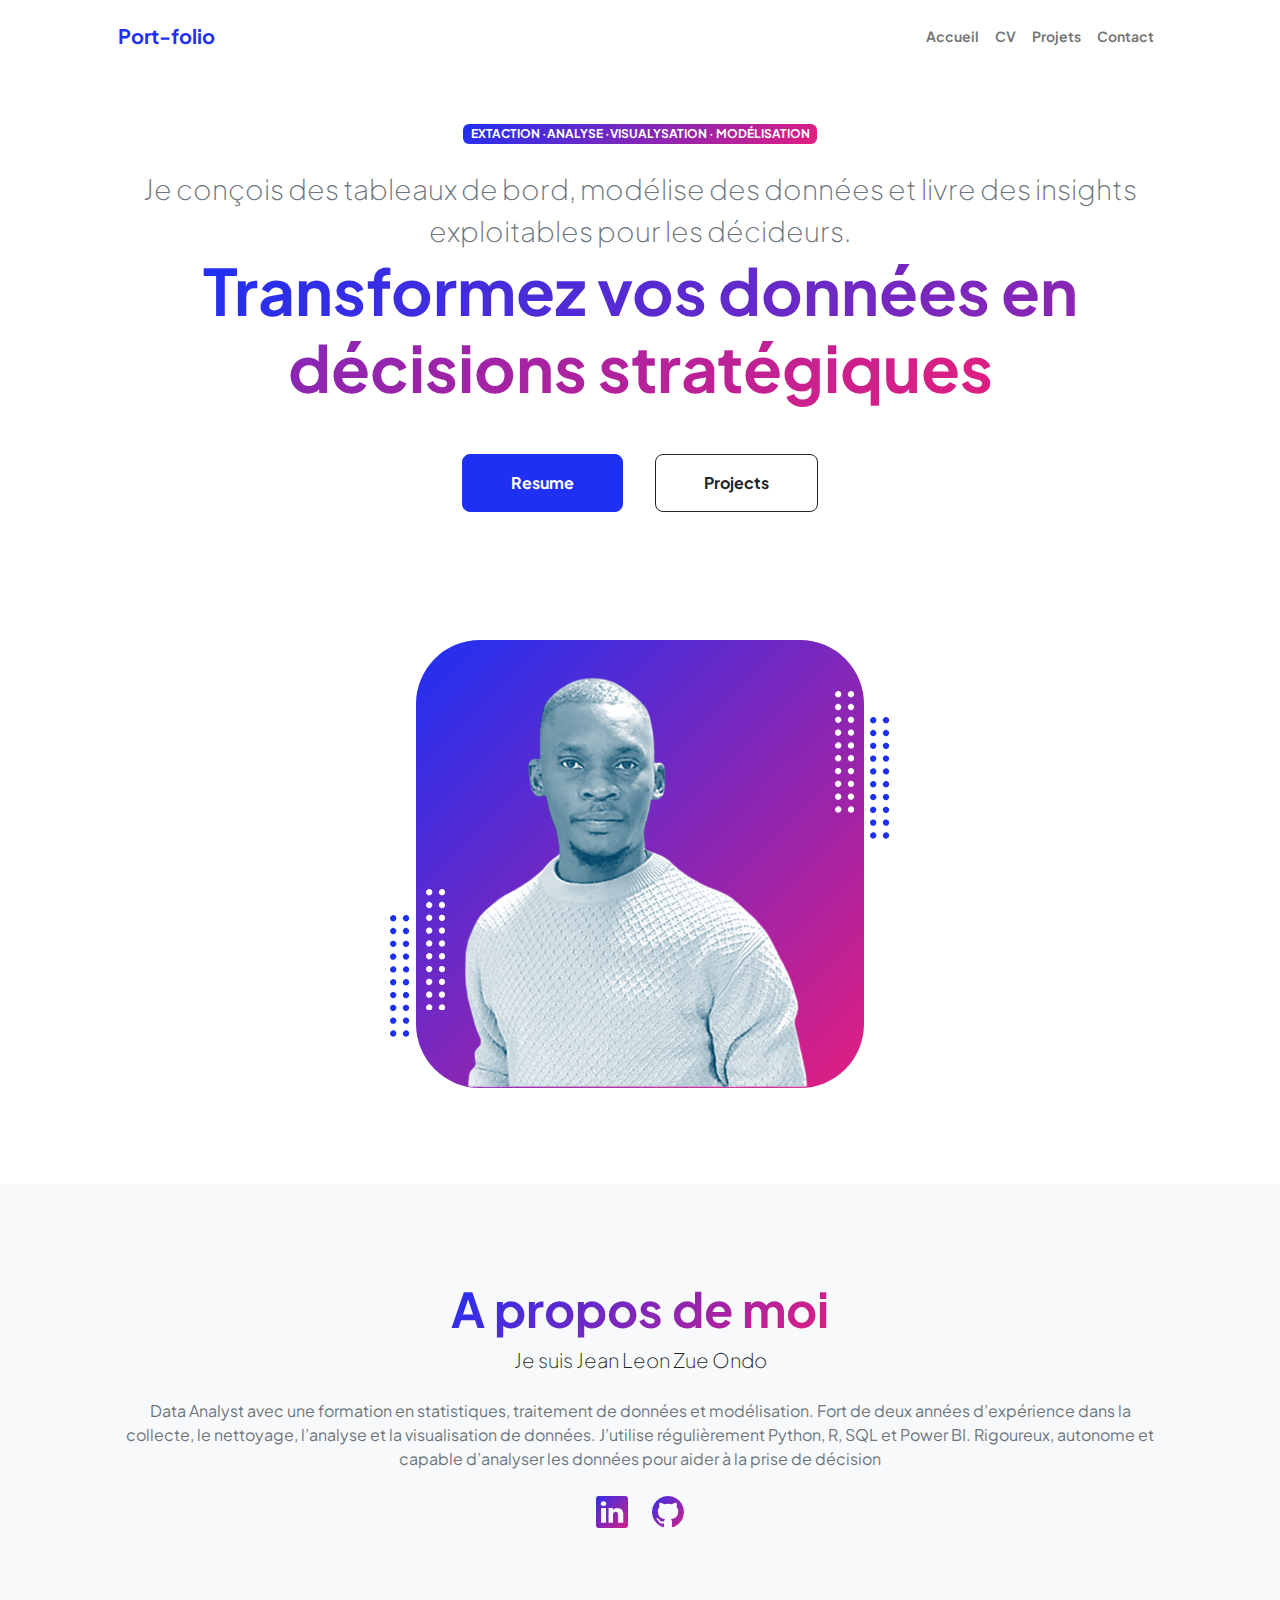
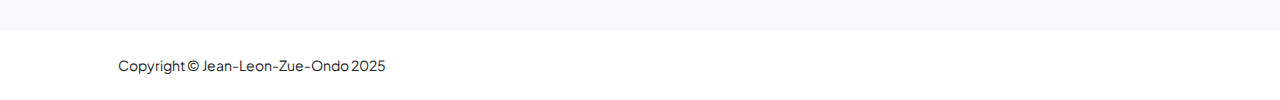
<file: index.html>
<!DOCTYPE html>
<html lang="en">
    <head>
        <meta charset="utf-8" />
        <meta name="viewport" content="width=device-width, initial-scale=1, shrink-to-fit=no" />
        <meta name="description" content="" />
        <meta name="author" content="" />
        <title>Personal - Start Bootstrap Theme</title>
        <!-- Favicon-->
        <link rel="icon" type="image/x-icon" href="assets/favicon.ico" />
        <!-- Custom Google font-->
        <link rel="preconnect" href="https://fonts.googleapis.com" />
        <link rel="preconnect" href="https://fonts.gstatic.com" crossorigin />
        <link href="https://fonts.googleapis.com/css2?family=Plus+Jakarta+Sans:wght@100;200;300;400;500;600;700;800;900&amp;display=swap" rel="stylesheet" />
        <!-- Bootstrap icons-->
        <link href="https://cdn.jsdelivr.net/npm/bootstrap-icons@1.8.1/font/bootstrap-icons.css" rel="stylesheet" />
        <!-- Core theme CSS (includes Bootstrap)-->
        <link href="css/styles.css" rel="stylesheet" />
    </head>
    <body class="d-flex flex-column h-100">
        <main class="flex-shrink-0">
            <!-- Navigation-->
            <nav class="navbar navbar-expand-lg navbar-light bg-white py-3">
                <div class="container px-5">
                    <a class="navbar-brand" href="index.html"><span class="fw-bolder text-primary">Port-folio</span></a>
                    <button class="navbar-toggler" type="button" data-bs-toggle="collapse" data-bs-target="#navbarSupportedContent" aria-controls="navbarSupportedContent" aria-expanded="false" aria-label="Toggle navigation"><span class="navbar-toggler-icon"></span></button>
                    <div class="collapse navbar-collapse" id="navbarSupportedContent">
                        <ul class="navbar-nav ms-auto mb-2 mb-lg-0 small fw-bolder">
                            <li class="nav-item"><a class="nav-link" href="index.html">Accueil</a></li>
                            <li class="nav-item"><a class="nav-link" href="resume.html">CV</a></li>
                            <li class="nav-item"><a class="nav-link" href="projects.html">Projets</a></li>
                            <li class="nav-item"><a class="nav-link" href="contact.html">Contact</a></li>
                        </ul>
                    </div>
                </div>
            </nav>
            <!-- Header-->
            <header class="py-5">
                <div class="container px-5 pb-5">
                    <div class="row gx-5 align-items-center">
                        <div class="col-xxl-5">
                            <!-- Header text content-->
                            <div class="text-center text-xxl-start">
                                <div class="badge bg-gradient-primary-to-secondary text-white mb-4"><div class="text-uppercase">Extaction &middot;Analyse &middot;Visualysation &middot; modélisation</div></div>
                                <div class="fs-3 fw-light text-muted">Je conçois des tableaux de bord, modélise des données et livre des insights exploitables pour les décideurs.</div>
                                <h1 class="display-3 fw-bolder mb-5"><span class="text-gradient d-inline">Transformez vos données
en décisions stratégiques</span></h1>
                                <div class="d-grid gap-3 d-sm-flex justify-content-sm-center justify-content-xxl-start mb-3">
                                    <a class="btn btn-primary btn-lg px-5 py-3 me-sm-3 fs-6 fw-bolder" href="resume.html">Resume</a>
                                    <a class="btn btn-outline-dark btn-lg px-5 py-3 fs-6 fw-bolder" href="projects.html">Projects</a>
                                </div>
                            </div>
                        </div>
                        <div class="col-xxl-7">
                            <!-- Header profile picture-->
                            <div class="d-flex justify-content-center mt-5 mt-xxl-0">
                                <div class="profile bg-gradient-primary-to-secondary">
                                    <!-- TIP: For best results, use a photo with a transparent background like the demo example below-->
                                    <!-- Watch a tutorial on how to do this on YouTube (link)-->
                                    <img class="profile-img w-100 h-auto" src="assets/jl2.png" alt="..." />
                                    <div class="dots-1">
                                        <!-- SVG Dots-->
                                        <svg version="1.1" xmlns="http://www.w3.org/2000/svg" xmlns:xlink="http://www.w3.org/1999/xlink" x="0px" y="0px" viewBox="0 0 191.6 1215.4" style="enable-background: new 0 0 191.6 1215.4" xml:space="preserve">
                                            <g transform="translate(0.000000,1280.000000) scale(0.100000,-0.100000)">
                                                <path d="M227.7,12788.6c-105-35-200-141-222-248c-43-206,163-412,369-369c155,32,275,190,260,339c-11,105-90,213-190,262        C383.7,12801.6,289.7,12808.6,227.7,12788.6z"></path>
                                                <path d="M1507.7,12788.6c-151-50-253-216-222-362c25-119,136-230,254-255c194-41,395,142,375,339c-11,105-90,213-190,262        C1663.7,12801.6,1569.7,12808.6,1507.7,12788.6z"></path>
                                                <path d="M227.7,11508.6c-105-35-200-141-222-248c-43-206,163-412,369-369c155,32,275,190,260,339c-11,105-90,213-190,262        C383.7,11521.6,289.7,11528.6,227.7,11508.6z"></path>
                                                <path d="M1507.7,11508.6c-151-50-253-216-222-362c25-119,136-230,254-255c194-41,395,142,375,339c-11,105-90,213-190,262        C1663.7,11521.6,1569.7,11528.6,1507.7,11508.6z"></path>
                                                <path d="M227.7,10228.6c-105-35-200-141-222-248c-43-206,163-412,369-369c155,32,275,190,260,339c-11,105-90,213-190,262        C383.7,10241.6,289.7,10248.6,227.7,10228.6z"></path>
                                                <path d="M1507.7,10228.6c-105-35-200-141-222-248c-43-206,163-412,369-369c155,32,275,190,260,339c-11,105-90,213-190,262        C1663.7,10241.6,1569.7,10248.6,1507.7,10228.6z"></path>
                                                <path d="M227.7,8948.6c-105-35-200-141-222-248c-43-206,163-412,369-369c155,32,275,190,260,339c-11,105-90,213-190,262        C383.7,8961.6,289.7,8968.6,227.7,8948.6z"></path>
                                                <path d="M1507.7,8948.6c-105-35-200-141-222-248c-43-206,163-412,369-369c155,32,275,190,260,339c-11,105-90,213-190,262        C1663.7,8961.6,1569.7,8968.6,1507.7,8948.6z"></path>
                                                <path d="M227.7,7668.6c-105-35-200-141-222-248c-43-206,163-412,369-369c155,32,275,190,260,339c-11,105-90,213-190,262        C383.7,7681.6,289.7,7688.6,227.7,7668.6z"></path>
                                                <path d="M1507.7,7668.6c-105-35-200-141-222-248c-43-206,163-412,369-369c155,32,275,190,260,339c-11,105-90,213-190,262        C1663.7,7681.6,1569.7,7688.6,1507.7,7668.6z"></path>
                                                <path d="M227.7,6388.6c-105-35-200-141-222-248c-43-206,163-412,369-369c155,32,275,190,260,339c-11,105-90,213-190,262        C383.7,6401.6,289.7,6408.6,227.7,6388.6z"></path>
                                                <path d="M1507.7,6388.6c-105-35-200-141-222-248c-43-206,163-412,369-369c155,32,275,190,260,339c-11,105-90,213-190,262        C1663.7,6401.6,1569.7,6408.6,1507.7,6388.6z"></path>
                                                <path d="M227.7,5108.6c-105-35-200-141-222-248c-43-206,163-412,369-369c155,32,275,190,260,339c-11,105-90,213-190,262        C383.7,5121.6,289.7,5128.6,227.7,5108.6z"></path>
                                                <path d="M1507.7,5108.6c-105-35-200-141-222-248c-43-206,163-412,369-369c155,32,275,190,260,339c-11,105-90,213-190,262        C1663.7,5121.6,1569.7,5128.6,1507.7,5108.6z"></path>
                                                <path d="M227.7,3828.6c-105-35-200-141-222-248c-43-206,163-412,369-369c155,32,275,190,260,339c-11,105-90,213-190,262        C383.7,3841.6,289.7,3848.6,227.7,3828.6z"></path>
                                                <path d="M1507.7,3828.6c-105-35-200-141-222-248c-43-206,163-412,369-369c155,32,275,190,260,339c-11,105-90,213-190,262        C1663.7,3841.6,1569.7,3848.6,1507.7,3828.6z"></path>
                                                <path d="M227.7,2548.6c-105-35-200-141-222-248c-43-206,163-412,369-369c155,32,275,190,260,339c-11,105-90,213-190,262        C383.7,2561.6,289.7,2568.6,227.7,2548.6z"></path>
                                                <path d="M1507.7,2548.6c-105-35-200-141-222-248c-43-206,163-412,369-369c155,32,275,190,260,339c-11,105-90,213-190,262        C1663.7,2561.6,1569.7,2568.6,1507.7,2548.6z"></path>
                                                <path d="M227.7,1268.6c-105-35-200-141-222-248c-43-206,163-412,369-369c155,32,275,190,260,339c-11,105-90,213-190,262        C383.7,1281.6,289.7,1288.6,227.7,1268.6z"></path>
                                                <path d="M1507.7,1268.6c-105-35-200-141-222-248c-43-206,163-412,369-369c155,32,275,190,260,339c-11,105-90,213-190,262        C1663.7,1281.6,1569.7,1288.6,1507.7,1268.6z"></path>
                                            </g>
                                        </svg>
                                        <!-- END of SVG dots-->
                                    </div>
                                    <div class="dots-2">
                                        <!-- SVG Dots-->
                                        <svg version="1.1" xmlns="http://www.w3.org/2000/svg" xmlns:xlink="http://www.w3.org/1999/xlink" x="0px" y="0px" viewBox="0 0 191.6 1215.4" style="enable-background: new 0 0 191.6 1215.4" xml:space="preserve">
                                            <g transform="translate(0.000000,1280.000000) scale(0.100000,-0.100000)">
                                                <path d="M227.7,12788.6c-105-35-200-141-222-248c-43-206,163-412,369-369c155,32,275,190,260,339c-11,105-90,213-190,262        C383.7,12801.6,289.7,12808.6,227.7,12788.6z"></path>
                                                <path d="M1507.7,12788.6c-151-50-253-216-222-362c25-119,136-230,254-255c194-41,395,142,375,339c-11,105-90,213-190,262        C1663.7,12801.6,1569.7,12808.6,1507.7,12788.6z"></path>
                                                <path d="M227.7,11508.6c-105-35-200-141-222-248c-43-206,163-412,369-369c155,32,275,190,260,339c-11,105-90,213-190,262        C383.7,11521.6,289.7,11528.6,227.7,11508.6z"></path>
                                                <path d="M1507.7,11508.6c-151-50-253-216-222-362c25-119,136-230,254-255c194-41,395,142,375,339c-11,105-90,213-190,262        C1663.7,11521.6,1569.7,11528.6,1507.7,11508.6z"></path>
                                                <path d="M227.7,10228.6c-105-35-200-141-222-248c-43-206,163-412,369-369c155,32,275,190,260,339c-11,105-90,213-190,262        C383.7,10241.6,289.7,10248.6,227.7,10228.6z"></path>
                                                <path d="M1507.7,10228.6c-105-35-200-141-222-248c-43-206,163-412,369-369c155,32,275,190,260,339c-11,105-90,213-190,262        C1663.7,10241.6,1569.7,10248.6,1507.7,10228.6z"></path>
                                                <path d="M227.7,8948.6c-105-35-200-141-222-248c-43-206,163-412,369-369c155,32,275,190,260,339c-11,105-90,213-190,262        C383.7,8961.6,289.7,8968.6,227.7,8948.6z"></path>
                                                <path d="M1507.7,8948.6c-105-35-200-141-222-248c-43-206,163-412,369-369c155,32,275,190,260,339c-11,105-90,213-190,262        C1663.7,8961.6,1569.7,8968.6,1507.7,8948.6z"></path>
                                                <path d="M227.7,7668.6c-105-35-200-141-222-248c-43-206,163-412,369-369c155,32,275,190,260,339c-11,105-90,213-190,262        C383.7,7681.6,289.7,7688.6,227.7,7668.6z"></path>
                                                <path d="M1507.7,7668.6c-105-35-200-141-222-248c-43-206,163-412,369-369c155,32,275,190,260,339c-11,105-90,213-190,262        C1663.7,7681.6,1569.7,7688.6,1507.7,7668.6z"></path>
                                                <path d="M227.7,6388.6c-105-35-200-141-222-248c-43-206,163-412,369-369c155,32,275,190,260,339c-11,105-90,213-190,262        C383.7,6401.6,289.7,6408.6,227.7,6388.6z"></path>
                                                <path d="M1507.7,6388.6c-105-35-200-141-222-248c-43-206,163-412,369-369c155,32,275,190,260,339c-11,105-90,213-190,262        C1663.7,6401.6,1569.7,6408.6,1507.7,6388.6z"></path>
                                                <path d="M227.7,5108.6c-105-35-200-141-222-248c-43-206,163-412,369-369c155,32,275,190,260,339c-11,105-90,213-190,262        C383.7,5121.6,289.7,5128.6,227.7,5108.6z"></path>
                                                <path d="M1507.7,5108.6c-105-35-200-141-222-248c-43-206,163-412,369-369c155,32,275,190,260,339c-11,105-90,213-190,262        C1663.7,5121.6,1569.7,5128.6,1507.7,5108.6z"></path>
                                                <path d="M227.7,3828.6c-105-35-200-141-222-248c-43-206,163-412,369-369c155,32,275,190,260,339c-11,105-90,213-190,262        C383.7,3841.6,289.7,3848.6,227.7,3828.6z"></path>
                                                <path d="M1507.7,3828.6c-105-35-200-141-222-248c-43-206,163-412,369-369c155,32,275,190,260,339c-11,105-90,213-190,262        C1663.7,3841.6,1569.7,3848.6,1507.7,3828.6z"></path>
                                                <path d="M227.7,2548.6c-105-35-200-141-222-248c-43-206,163-412,369-369c155,32,275,190,260,339c-11,105-90,213-190,262        C383.7,2561.6,289.7,2568.6,227.7,2548.6z"></path>
                                                <path d="M1507.7,2548.6c-105-35-200-141-222-248c-43-206,163-412,369-369c155,32,275,190,260,339c-11,105-90,213-190,262        C1663.7,2561.6,1569.7,2568.6,1507.7,2548.6z"></path>
                                                <path d="M227.7,1268.6c-105-35-200-141-222-248c-43-206,163-412,369-369c155,32,275,190,260,339c-11,105-90,213-190,262        C383.7,1281.6,289.7,1288.6,227.7,1268.6z"></path>
                                                <path d="M1507.7,1268.6c-105-35-200-141-222-248c-43-206,163-412,369-369c155,32,275,190,260,339c-11,105-90,213-190,262        C1663.7,1281.6,1569.7,1288.6,1507.7,1268.6z"></path>
                                            </g>
                                        </svg>
                                        <!-- END of SVG dots-->
                                    </div>
                                    <div class="dots-3">
                                        <!-- SVG Dots-->
                                        <svg version="1.1" xmlns="http://www.w3.org/2000/svg" xmlns:xlink="http://www.w3.org/1999/xlink" x="0px" y="0px" viewBox="0 0 191.6 1215.4" style="enable-background: new 0 0 191.6 1215.4" xml:space="preserve">
                                            <g transform="translate(0.000000,1280.000000) scale(0.100000,-0.100000)">
                                                <path d="M227.7,12788.6c-105-35-200-141-222-248c-43-206,163-412,369-369c155,32,275,190,260,339c-11,105-90,213-190,262        C383.7,12801.6,289.7,12808.6,227.7,12788.6z"></path>
                                                <path d="M1507.7,12788.6c-151-50-253-216-222-362c25-119,136-230,254-255c194-41,395,142,375,339c-11,105-90,213-190,262        C1663.7,12801.6,1569.7,12808.6,1507.7,12788.6z"></path>
                                                <path d="M227.7,11508.6c-105-35-200-141-222-248c-43-206,163-412,369-369c155,32,275,190,260,339c-11,105-90,213-190,262        C383.7,11521.6,289.7,11528.6,227.7,11508.6z"></path>
                                                <path d="M1507.7,11508.6c-151-50-253-216-222-362c25-119,136-230,254-255c194-41,395,142,375,339c-11,105-90,213-190,262        C1663.7,11521.6,1569.7,11528.6,1507.7,11508.6z"></path>
                                                <path d="M227.7,10228.6c-105-35-200-141-222-248c-43-206,163-412,369-369c155,32,275,190,260,339c-11,105-90,213-190,262        C383.7,10241.6,289.7,10248.6,227.7,10228.6z"></path>
                                                <path d="M1507.7,10228.6c-105-35-200-141-222-248c-43-206,163-412,369-369c155,32,275,190,260,339c-11,105-90,213-190,262        C1663.7,10241.6,1569.7,10248.6,1507.7,10228.6z"></path>
                                                <path d="M227.7,8948.6c-105-35-200-141-222-248c-43-206,163-412,369-369c155,32,275,190,260,339c-11,105-90,213-190,262        C383.7,8961.6,289.7,8968.6,227.7,8948.6z"></path>
                                                <path d="M1507.7,8948.6c-105-35-200-141-222-248c-43-206,163-412,369-369c155,32,275,190,260,339c-11,105-90,213-190,262        C1663.7,8961.6,1569.7,8968.6,1507.7,8948.6z"></path>
                                                <path d="M227.7,7668.6c-105-35-200-141-222-248c-43-206,163-412,369-369c155,32,275,190,260,339c-11,105-90,213-190,262        C383.7,7681.6,289.7,7688.6,227.7,7668.6z"></path>
                                                <path d="M1507.7,7668.6c-105-35-200-141-222-248c-43-206,163-412,369-369c155,32,275,190,260,339c-11,105-90,213-190,262        C1663.7,7681.6,1569.7,7688.6,1507.7,7668.6z"></path>
                                                <path d="M227.7,6388.6c-105-35-200-141-222-248c-43-206,163-412,369-369c155,32,275,190,260,339c-11,105-90,213-190,262        C383.7,6401.6,289.7,6408.6,227.7,6388.6z"></path>
                                                <path d="M1507.7,6388.6c-105-35-200-141-222-248c-43-206,163-412,369-369c155,32,275,190,260,339c-11,105-90,213-190,262        C1663.7,6401.6,1569.7,6408.6,1507.7,6388.6z"></path>
                                                <path d="M227.7,5108.6c-105-35-200-141-222-248c-43-206,163-412,369-369c155,32,275,190,260,339c-11,105-90,213-190,262        C383.7,5121.6,289.7,5128.6,227.7,5108.6z"></path>
                                                <path d="M1507.7,5108.6c-105-35-200-141-222-248c-43-206,163-412,369-369c155,32,275,190,260,339c-11,105-90,213-190,262        C1663.7,5121.6,1569.7,5128.6,1507.7,5108.6z"></path>
                                                <path d="M227.7,3828.6c-105-35-200-141-222-248c-43-206,163-412,369-369c155,32,275,190,260,339c-11,105-90,213-190,262        C383.7,3841.6,289.7,3848.6,227.7,3828.6z"></path>
                                                <path d="M1507.7,3828.6c-105-35-200-141-222-248c-43-206,163-412,369-369c155,32,275,190,260,339c-11,105-90,213-190,262        C1663.7,3841.6,1569.7,3848.6,1507.7,3828.6z"></path>
                                                <path d="M227.7,2548.6c-105-35-200-141-222-248c-43-206,163-412,369-369c155,32,275,190,260,339c-11,105-90,213-190,262        C383.7,2561.6,289.7,2568.6,227.7,2548.6z"></path>
                                                <path d="M1507.7,2548.6c-105-35-200-141-222-248c-43-206,163-412,369-369c155,32,275,190,260,339c-11,105-90,213-190,262        C1663.7,2561.6,1569.7,2568.6,1507.7,2548.6z"></path>
                                                <path d="M227.7,1268.6c-105-35-200-141-222-248c-43-206,163-412,369-369c155,32,275,190,260,339c-11,105-90,213-190,262        C383.7,1281.6,289.7,1288.6,227.7,1268.6z"></path>
                                                <path d="M1507.7,1268.6c-105-35-200-141-222-248c-43-206,163-412,369-369c155,32,275,190,260,339c-11,105-90,213-190,262        C1663.7,1281.6,1569.7,1288.6,1507.7,1268.6z"></path>
                                            </g>
                                        </svg>
                                        <!-- END of SVG dots-->
                                    </div>
                                    <div class="dots-4">
                                        <!-- SVG Dots-->
                                        <svg version="1.1" xmlns="http://www.w3.org/2000/svg" xmlns:xlink="http://www.w3.org/1999/xlink" x="0px" y="0px" viewBox="0 0 191.6 1215.4" style="enable-background: new 0 0 191.6 1215.4" xml:space="preserve">
                                            <g transform="translate(0.000000,1280.000000) scale(0.100000,-0.100000)">
                                                <path d="M227.7,12788.6c-105-35-200-141-222-248c-43-206,163-412,369-369c155,32,275,190,260,339c-11,105-90,213-190,262        C383.7,12801.6,289.7,12808.6,227.7,12788.6z"></path>
                                                <path d="M1507.7,12788.6c-151-50-253-216-222-362c25-119,136-230,254-255c194-41,395,142,375,339c-11,105-90,213-190,262        C1663.7,12801.6,1569.7,12808.6,1507.7,12788.6z"></path>
                                                <path d="M227.7,11508.6c-105-35-200-141-222-248c-43-206,163-412,369-369c155,32,275,190,260,339c-11,105-90,213-190,262        C383.7,11521.6,289.7,11528.6,227.7,11508.6z"></path>
                                                <path d="M1507.7,11508.6c-151-50-253-216-222-362c25-119,136-230,254-255c194-41,395,142,375,339c-11,105-90,213-190,262        C1663.7,11521.6,1569.7,11528.6,1507.7,11508.6z"></path>
                                                <path d="M227.7,10228.6c-105-35-200-141-222-248c-43-206,163-412,369-369c155,32,275,190,260,339c-11,105-90,213-190,262        C383.7,10241.6,289.7,10248.6,227.7,10228.6z"></path>
                                                <path d="M1507.7,10228.6c-105-35-200-141-222-248c-43-206,163-412,369-369c155,32,275,190,260,339c-11,105-90,213-190,262        C1663.7,10241.6,1569.7,10248.6,1507.7,10228.6z"></path>
                                                <path d="M227.7,8948.6c-105-35-200-141-222-248c-43-206,163-412,369-369c155,32,275,190,260,339c-11,105-90,213-190,262        C383.7,8961.6,289.7,8968.6,227.7,8948.6z"></path>
                                                <path d="M1507.7,8948.6c-105-35-200-141-222-248c-43-206,163-412,369-369c155,32,275,190,260,339c-11,105-90,213-190,262        C1663.7,8961.6,1569.7,8968.6,1507.7,8948.6z"></path>
                                                <path d="M227.7,7668.6c-105-35-200-141-222-248c-43-206,163-412,369-369c155,32,275,190,260,339c-11,105-90,213-190,262        C383.7,7681.6,289.7,7688.6,227.7,7668.6z"></path>
                                                <path d="M1507.7,7668.6c-105-35-200-141-222-248c-43-206,163-412,369-369c155,32,275,190,260,339c-11,105-90,213-190,262        C1663.7,7681.6,1569.7,7688.6,1507.7,7668.6z"></path>
                                                <path d="M227.7,6388.6c-105-35-200-141-222-248c-43-206,163-412,369-369c155,32,275,190,260,339c-11,105-90,213-190,262        C383.7,6401.6,289.7,6408.6,227.7,6388.6z"></path>
                                                <path d="M1507.7,6388.6c-105-35-200-141-222-248c-43-206,163-412,369-369c155,32,275,190,260,339c-11,105-90,213-190,262        C1663.7,6401.6,1569.7,6408.6,1507.7,6388.6z"></path>
                                                <path d="M227.7,5108.6c-105-35-200-141-222-248c-43-206,163-412,369-369c155,32,275,190,260,339c-11,105-90,213-190,262        C383.7,5121.6,289.7,5128.6,227.7,5108.6z"></path>
                                                <path d="M1507.7,5108.6c-105-35-200-141-222-248c-43-206,163-412,369-369c155,32,275,190,260,339c-11,105-90,213-190,262        C1663.7,5121.6,1569.7,5128.6,1507.7,5108.6z"></path>
                                                <path d="M227.7,3828.6c-105-35-200-141-222-248c-43-206,163-412,369-369c155,32,275,190,260,339c-11,105-90,213-190,262        C383.7,3841.6,289.7,3848.6,227.7,3828.6z"></path>
                                                <path d="M1507.7,3828.6c-105-35-200-141-222-248c-43-206,163-412,369-369c155,32,275,190,260,339c-11,105-90,213-190,262        C1663.7,3841.6,1569.7,3848.6,1507.7,3828.6z"></path>
                                                <path d="M227.7,2548.6c-105-35-200-141-222-248c-43-206,163-412,369-369c155,32,275,190,260,339c-11,105-90,213-190,262        C383.7,2561.6,289.7,2568.6,227.7,2548.6z"></path>
                                                <path d="M1507.7,2548.6c-105-35-200-141-222-248c-43-206,163-412,369-369c155,32,275,190,260,339c-11,105-90,213-190,262        C1663.7,2561.6,1569.7,2568.6,1507.7,2548.6z"></path>
                                                <path d="M227.7,1268.6c-105-35-200-141-222-248c-43-206,163-412,369-369c155,32,275,190,260,339c-11,105-90,213-190,262        C383.7,1281.6,289.7,1288.6,227.7,1268.6z"></path>
                                                <path d="M1507.7,1268.6c-105-35-200-141-222-248c-43-206,163-412,369-369c155,32,275,190,260,339c-11,105-90,213-190,262        C1663.7,1281.6,1569.7,1288.6,1507.7,1268.6z"></path>
                                            </g>
                                        </svg>
                                        <!-- END of SVG dots-->
                                    </div>
                                </div>
                            </div>
                        </div>
                    </div>
                </div>
            </header>
            <!-- About Section-->
            <section class="bg-light py-5">
                <div class="container px-5">
                    <div class="row gx-5 justify-content-center">
                        <div class="col-xxl-8">
                            <div class="text-center my-5">
                                <h2 class="display-5 fw-bolder"><span class="text-gradient d-inline">A propos de moi</span></h2>
                                <p class="lead fw-light mb-4">Je suis Jean Leon Zue Ondo </p>
                                <p class="text-muted">Data Analyst avec une formation en statistiques, traitement de données et modélisation. Fort de deux années d’expérience dans la collecte, le nettoyage, l’analyse et la visualisation de données. J’utilise régulièrement Python, R, SQL et Power BI. Rigoureux, autonome et capable d’analyser les données pour aider à la prise de décision</p>
                                <div class="d-flex justify-content-center fs-2 gap-4">
                            
                                    <a class="text-gradient" href="https://www.linkedin.com/in/jean-leon-zue-ondo/"><i class="bi bi-linkedin"></i></a>
                                    <a class="text-gradient" href="https://github.com/Jean-Leon-Zue-Ondo"><i class="bi bi-github"></i></a>
                                </div>
                            </div>
                        </div>
                    </div>
                </div>
            </section>
        </main>
        <!-- Footer-->
        <footer class="bg-white py-4 mt-auto">
            <div class="container px-5">
                <div class="row align-items-center justify-content-between flex-column flex-sm-row">
                    <div class="col-auto"><div class="small m-0">Copyright &copy; Jean-Leon-Zue-Ondo 2025</div></div>
                    <div class="col-auto">
                        
                    </div>
                </div>
            </div>
        </footer>
        <!-- Bootstrap core JS-->
        <script src="https://cdn.jsdelivr.net/npm/bootstrap@5.2.3/dist/js/bootstrap.bundle.min.js"></script>
        <!-- Core theme JS-->
        <script src="js/scripts.js"></script>
    </body>
</html>
</file>
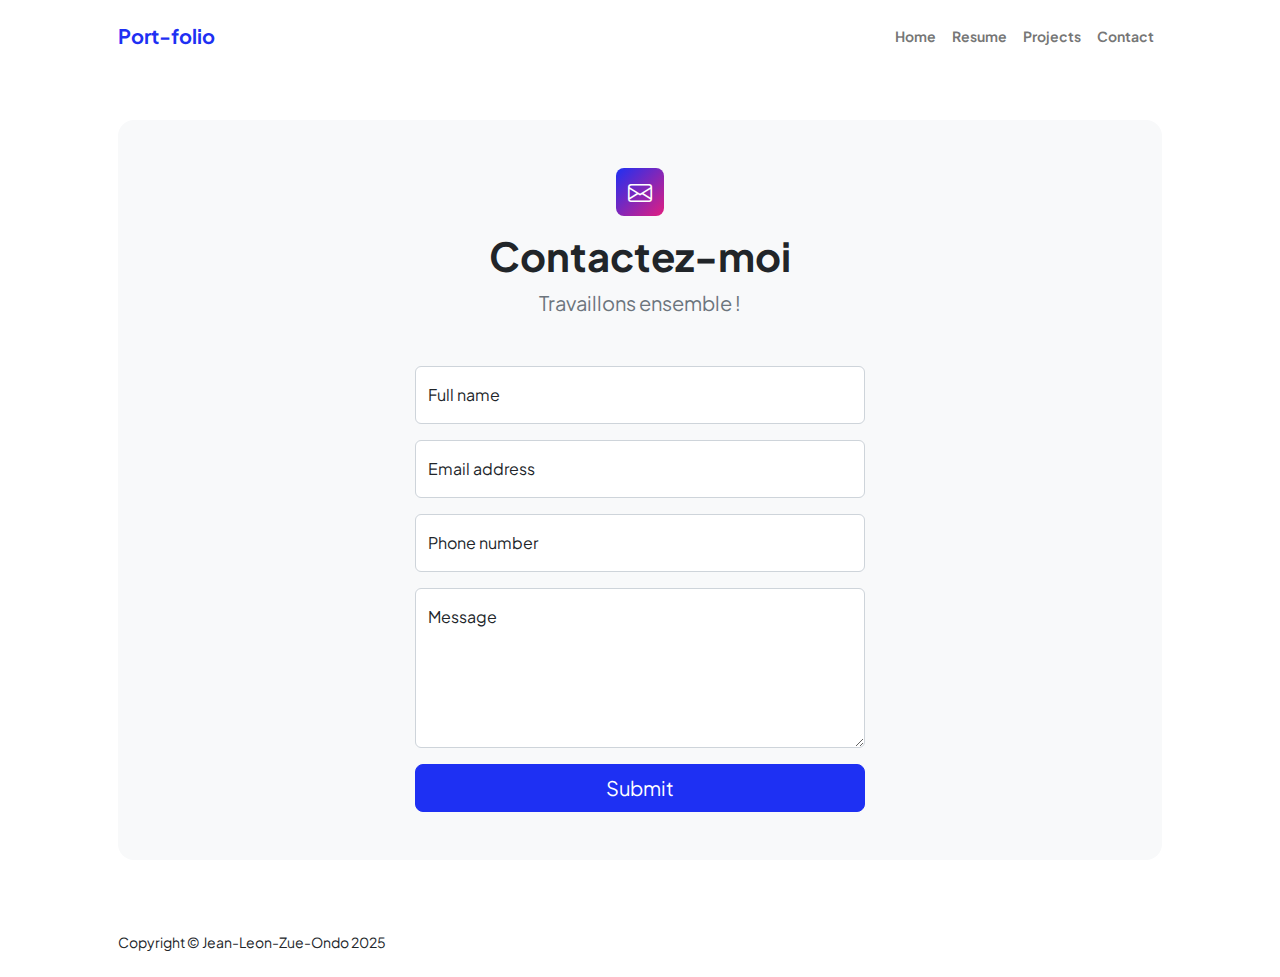
<file: contact.html>
<!DOCTYPE html>
<html lang="en">
    <head>
        <meta charset="utf-8" />
        <meta name="viewport" content="width=device-width, initial-scale=1, shrink-to-fit=no" />
        <meta name="description" content />
        <meta name="author" content />
        <title>Modern Business - Start Bootstrap Template</title>
        <!-- Favicon-->
        <link rel="icon" type="image/x-icon" href="assets/favicon.ico" />
        <!-- Custom Google font-->
        <link rel="preconnect" href="https://fonts.googleapis.com" />
        <link rel="preconnect" href="https://fonts.gstatic.com" crossorigin />
        <link href="https://fonts.googleapis.com/css2?family=Plus+Jakarta+Sans:wght@100;200;300;400;500;600;700;800;900&amp;display=swap" rel="stylesheet" />
        <!-- Bootstrap icons-->
        <link href="https://cdn.jsdelivr.net/npm/bootstrap-icons@1.8.1/font/bootstrap-icons.css" rel="stylesheet" />
        <!-- Core theme CSS (includes Bootstrap)-->
        <link href="css/styles.css" rel="stylesheet" />
    </head>
    <body class="d-flex flex-column">
        <main class="flex-shrink-0">
            <!-- Navigation-->
            <nav class="navbar navbar-expand-lg navbar-light bg-white py-3">
                <div class="container px-5">
                    <a class="navbar-brand" href="index.html"><span class="fw-bolder text-primary">Port-folio</span></a>
                    <button class="navbar-toggler" type="button" data-bs-toggle="collapse" data-bs-target="#navbarSupportedContent" aria-controls="navbarSupportedContent" aria-expanded="false" aria-label="Toggle navigation"><span class="navbar-toggler-icon"></span></button>
                    <div class="collapse navbar-collapse" id="navbarSupportedContent">
                        <ul class="navbar-nav ms-auto mb-2 mb-lg-0 small fw-bolder">
                            <li class="nav-item"><a class="nav-link" href="index.html">Home</a></li>
                            <li class="nav-item"><a class="nav-link" href="resume.html">Resume</a></li>
                            <li class="nav-item"><a class="nav-link" href="projects.html">Projects</a></li>
                            <li class="nav-item"><a class="nav-link" href="contact.html">Contact</a></li>
                        </ul>
                    </div>
                </div>
            </nav>
            <!-- Page content-->
            <section class="py-5">
                <div class="container px-5">
                    <!-- Contact form-->
                    <div class="bg-light rounded-4 py-5 px-4 px-md-5">
                        <div class="text-center mb-5">
                            <div class="feature bg-primary bg-gradient-primary-to-secondary text-white rounded-3 mb-3"><i class="bi bi-envelope"></i></div>
                            <h1 class="fw-bolder">Contactez-moi</h1>
                            <p class="lead fw-normal text-muted mb-0">Travaillons ensemble !</p>
                        </div>
                        <div class="row gx-5 justify-content-center">
                            <div class="col-lg-8 col-xl-6">
                                <!-- * * * * * * * * * * * * * * *-->
                                <!-- * * SB Forms Contact Form * *-->
                                <!-- * * * * * * * * * * * * * * *-->
                                <!-- This form is pre-integrated with SB Forms.-->
                                <!-- To make this form functional, sign up at-->
                                <!-- https://startbootstrap.com/solution/contact-forms-->
                                <!-- to get an API token!-->
                                <form id="contactForm" data-sb-form-api-token="7964d10a-8a9a-4b06-b830-6b43481e1427">
                                    <!-- Name input-->
                                    <div class="form-floating mb-3">
                                        <input class="form-control" id="name" type="text" placeholder="Enter your name..." data-sb-validations="required" />
                                        <label for="name">Full name</label>
                                        <div class="invalid-feedback" data-sb-feedback="name:required">A name is required.</div>
                                    </div>
                                    <!-- Email address input-->
                                    <div class="form-floating mb-3">
                                        <input class="form-control" id="email" type="email" placeholder="name@example.com" data-sb-validations="required,email" />
                                        <label for="email">Email address</label>
                                        <div class="invalid-feedback" data-sb-feedback="email:required">An email is required.</div>
                                        <div class="invalid-feedback" data-sb-feedback="email:email">Email is not valid.</div>
                                    </div>
                                    <!-- Phone number input-->
                                    <div class="form-floating mb-3">
                                        <input class="form-control" id="phone" type="tel" placeholder="(123) 456-7890" data-sb-validations="required" />
                                        <label for="phone">Phone number</label>
                                        <div class="invalid-feedback" data-sb-feedback="phone:required">A phone number is required.</div>
                                    </div>
                                    <!-- Message input-->
                                    <div class="form-floating mb-3">
                                        <textarea class="form-control" id="message" type="text" placeholder="Enter your message here..." style="height: 10rem" data-sb-validations="required"></textarea>
                                        <label for="message">Message</label>
                                        <div class="invalid-feedback" data-sb-feedback="message:required">A message is required.</div>
                                    </div>
                                    <!-- Submit success message-->
                                    <!---->
                                    <!-- This is what your users will see when the form-->
                                    <!-- has successfully submitted-->
                                    <div class="d-none" id="submitSuccessMessage">
                                        <div class="text-center mb-3">
                                            <div class="fw-bolder">Form submission successful!</div>
                                            To activate this form, sign up at
                                            <br />
                                            <a href="https://startbootstrap.com/solution/contact-forms">https://startbootstrap.com/solution/contact-forms</a>
                                        </div>
                                    </div>
                                    <!-- Submit error message-->
                                    <!---->
                                    <!-- This is what your users will see when there is-->
                                    <!-- an error submitting the form-->
                                    <div class="d-none" id="submitErrorMessage"><div class="text-center text-danger mb-3">Error sending message!</div></div>
                                    <!-- Submit Button-->
                                    <div class="d-grid"><button class="btn btn-primary btn-lg " id="submitButton" type="submit">Submit</button></div>
                                </form>
                            </div>
                        </div>
                    </div>
                </div>
            </section>
        </main>
        <!-- Footer-->
        <footer class="bg-white py-4 mt-auto">
            <div class="container px-5">
                <div class="row align-items-center justify-content-between flex-column flex-sm-row">
                    <div class="col-auto"><div class="small m-0">Copyright &copy; Jean-Leon-Zue-Ondo 2025</div></div>
                    <div class="col-auto">
                        
                    </div>
                </div>
            </div>
        </footer>
        <!-- Bootstrap core JS-->
        <script src="https://cdn.jsdelivr.net/npm/bootstrap@5.2.3/dist/js/bootstrap.bundle.min.js"></script>
        <!-- Core theme JS-->
        <script src="js/scripts.js"></script>
        <!-- * * * * * * * * * * * * * * * * * * * * * * * * * * * * * * * * * * * * * * * *-->
        <!-- * *                               SB Forms JS                               * *-->
        <!-- * * Activate your form at https://startbootstrap.com/solution/contact-forms * *-->
        <!-- * * * * * * * * * * * * * * * * * * * * * * * * * * * * * * * * * * * * * * * *-->
        <script src="https://cdn.startbootstrap.com/sb-forms-latest.js"></script>
    </body>
</html>
</file>
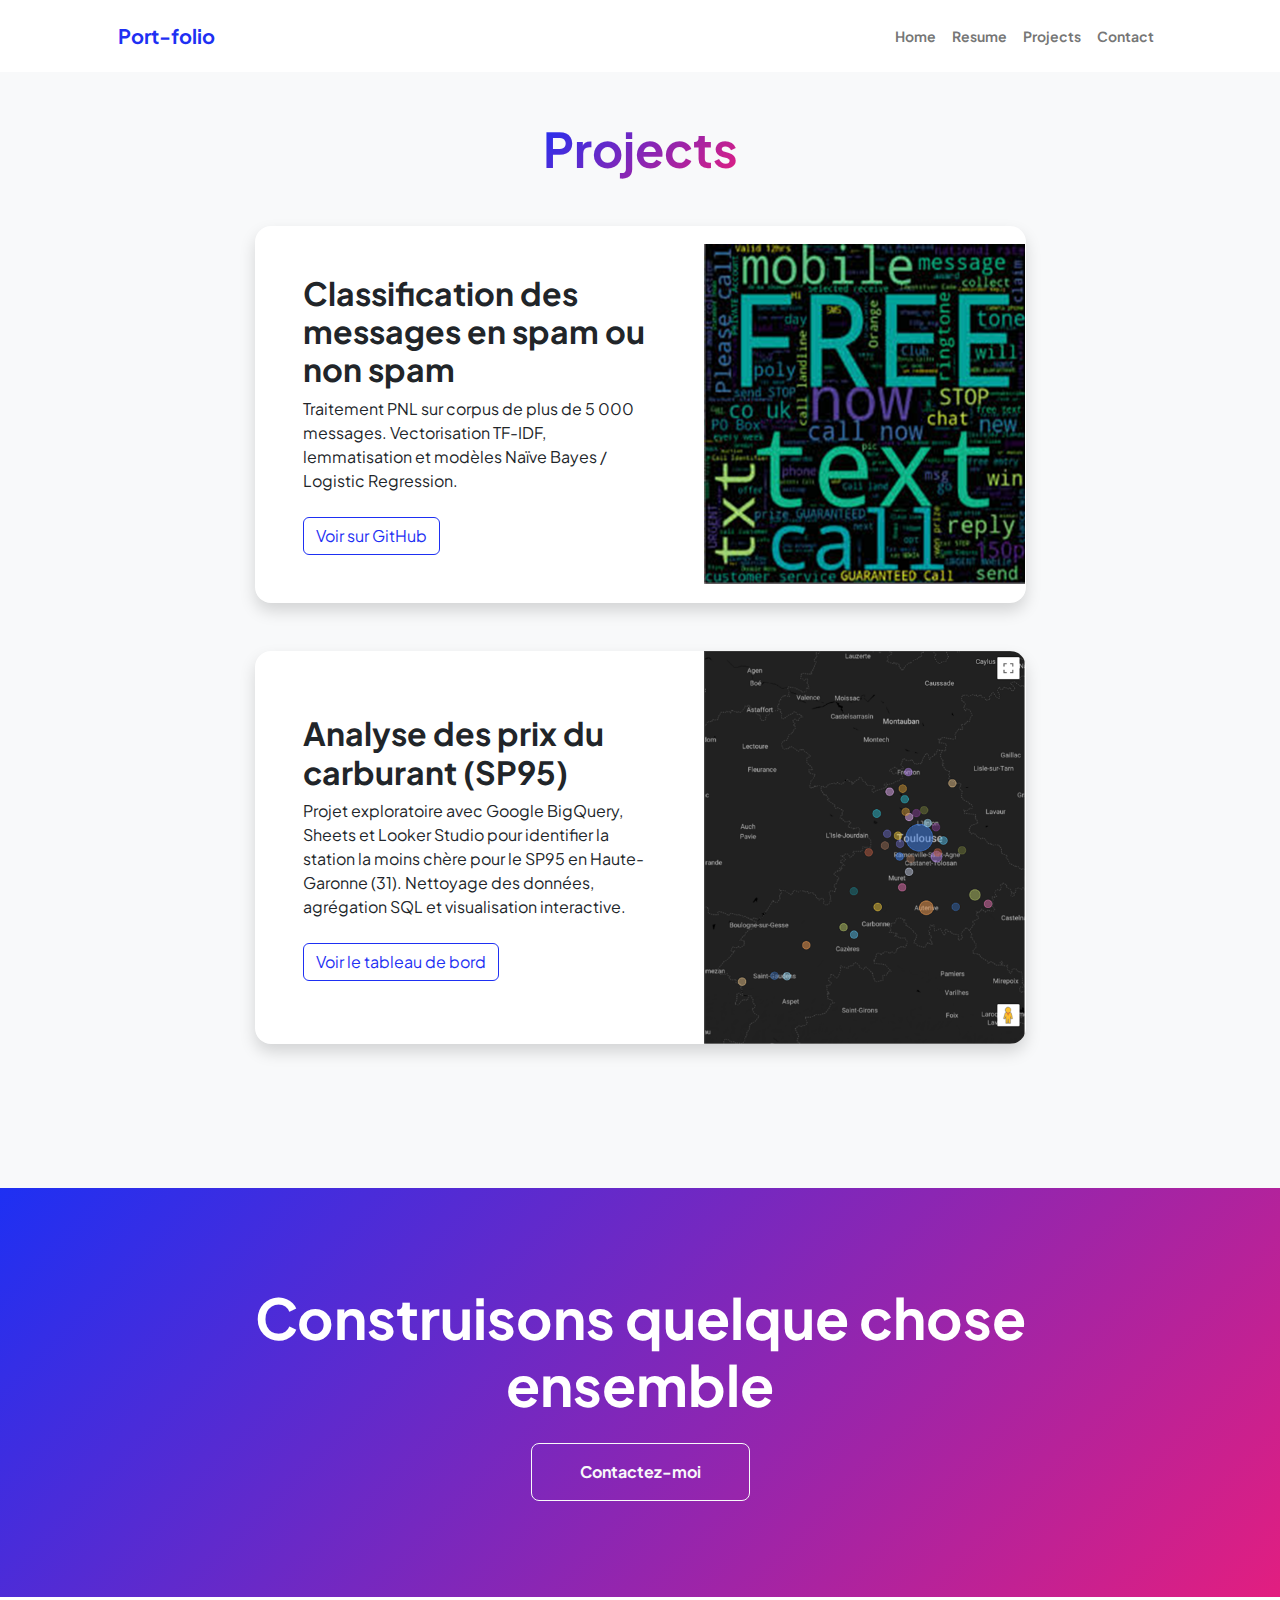
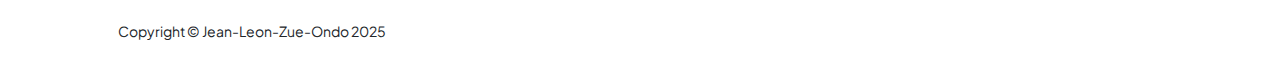
<file: projects.html>
<!DOCTYPE html>
<html lang="en">
    <head>
        <meta charset="utf-8" />
        <meta name="viewport" content="width=device-width, initial-scale=1, shrink-to-fit=no" />
        <meta name="description" content="" />
        <meta name="author" content="" />
        <title>Modern Business - Start Bootstrap Template</title>
        <!-- Favicon-->
        <link rel="icon" type="image/x-icon" href="assets/favicon.ico" />
        <!-- Custom Google font-->
        <link rel="preconnect" href="https://fonts.googleapis.com" />
        <link rel="preconnect" href="https://fonts.gstatic.com" crossorigin />
        <link href="https://fonts.googleapis.com/css2?family=Plus+Jakarta+Sans:wght@100;200;300;400;500;600;700;800;900&amp;display=swap" rel="stylesheet" />
        <!-- Bootstrap icons-->
        <link href="https://cdn.jsdelivr.net/npm/bootstrap-icons@1.8.1/font/bootstrap-icons.css" rel="stylesheet" />
        <!-- Core theme CSS (includes Bootstrap)-->
        <link href="css/styles.css" rel="stylesheet" />
    </head>
    <body class="d-flex flex-column h-100 bg-light">
        <main class="flex-shrink-0">
            <!-- Navigation-->
            <nav class="navbar navbar-expand-lg navbar-light bg-white py-3">
                <div class="container px-5">
                    <a class="navbar-brand" href="index.html"><span class="fw-bolder text-primary">Port-folio</span></a>
                    <button class="navbar-toggler" type="button" data-bs-toggle="collapse" data-bs-target="#navbarSupportedContent" aria-controls="navbarSupportedContent" aria-expanded="false" aria-label="Toggle navigation"><span class="navbar-toggler-icon"></span></button>
                    <div class="collapse navbar-collapse" id="navbarSupportedContent">
                        <ul class="navbar-nav ms-auto mb-2 mb-lg-0 small fw-bolder">
                            <li class="nav-item"><a class="nav-link" href="index.html">Home</a></li>
                            <li class="nav-item"><a class="nav-link" href="resume.html">Resume</a></li>
                            <li class="nav-item"><a class="nav-link" href="projects.html">Projects</a></li>
                            <li class="nav-item"><a class="nav-link" href="contact.html">Contact</a></li>
                        </ul>
                    </div>
                </div>
            </nav>
            <!-- Projects Section-->
            <section class="py-5">
                <div class="container px-5 mb-5">
                    <div class="text-center mb-5">
                        <h1 class="display-5 fw-bolder mb-0"><span class="text-gradient d-inline">Projects</span></h1>
                    </div>
                    <div class="row gx-5 justify-content-center">
                        <div class="col-lg-11 col-xl-9 col-xxl-8">
                            <!-- Project Card 1-->
                            <div class="card overflow-hidden shadow rounded-4 border-0 mb-5">
  <div class="card-body p-0">
    <div class="row g-0 align-items-center">
      <div class="col-md-7 p-5">
        <h2 class="fw-bolder">Classification des messages en spam ou non spam</h2>
        <p>
          Traitement PNL sur corpus de plus de 5 000 messages. Vectorisation TF-IDF, lemmatisation et modèles Naïve Bayes / Logistic Regression.
        </p>
        <a href="https://github.com/Jean-Leon-Zue-Ondo/sms-spam-ML-api" class="btn btn-outline-primary mt-2" target="_blank">
          Voir sur GitHub
        </a>
      </div>
      <div class="col-md-5">
        <img class="img-fluid" src="assets/sms.png" alt="Spam Project Image" />
      </div>
    </div>
  </div>
</div>

                          <!-- Project Card 2-->
                            <div class="card overflow-hidden shadow rounded-4 border-0 mb-5">
  <div class="card-body p-0">
    <div class="row g-0 align-items-center">
      <div class="col-md-7 p-5">
        <h2 class="fw-bolder">Analyse des prix du carburant (SP95)</h2>
        <p>
          Projet exploratoire avec Google BigQuery, Sheets et Looker Studio pour identifier la station la moins chère pour le SP95 en Haute-Garonne (31).
          Nettoyage des données, agrégation SQL et visualisation interactive.
        </p>
        <a href="https://lookerstudio.google.com/reporting/eca6fc55-36c2-4770-9e11-c9067d0b68a0" class="btn btn-outline-primary mt-2" target="_blank">
          Voir le tableau de bord
        </a>
      </div>
      <div class="col-md-5">
        <img class="img-fluid " src="assets/Prix-SP95.png" alt="Projet BigQuery Carburant" />
      </div>
    </div>
  </div>
</div>

                        </div>
                    </div>
                </div>
            </section>
            <!-- Call to action section-->
            <section class="py-5 bg-gradient-primary-to-secondary text-white">
                <div class="container px-5 my-5">
                    <div class="text-center">
                        <h2 class="display-4 fw-bolder mb-4">Construisons quelque chose ensemble</h2>
                        <a class="btn btn-outline-light btn-lg px-5 py-3 fs-6 fw-bolder" href="contact.html">Contactez-moi</a>
                    </div>
                </div>
            </section>
        </main>
        <!-- Footer-->
        <footer class="bg-white py-4 mt-auto">
            <div class="container px-5">
                <div class="row align-items-center justify-content-between flex-column flex-sm-row">
                    <div class="col-auto"><div class="small m-0">Copyright &copy; Jean-Leon-Zue-Ondo 2025</div></div>
                    <div class="col-auto">
                        
                    </div>
                </div>
            </div>
        </footer>
        <!-- Bootstrap core JS-->
        <script src="https://cdn.jsdelivr.net/npm/bootstrap@5.2.3/dist/js/bootstrap.bundle.min.js"></script>
        <!-- Core theme JS-->
        <script src="js/scripts.js"></script>
    </body>
</html>
</file>
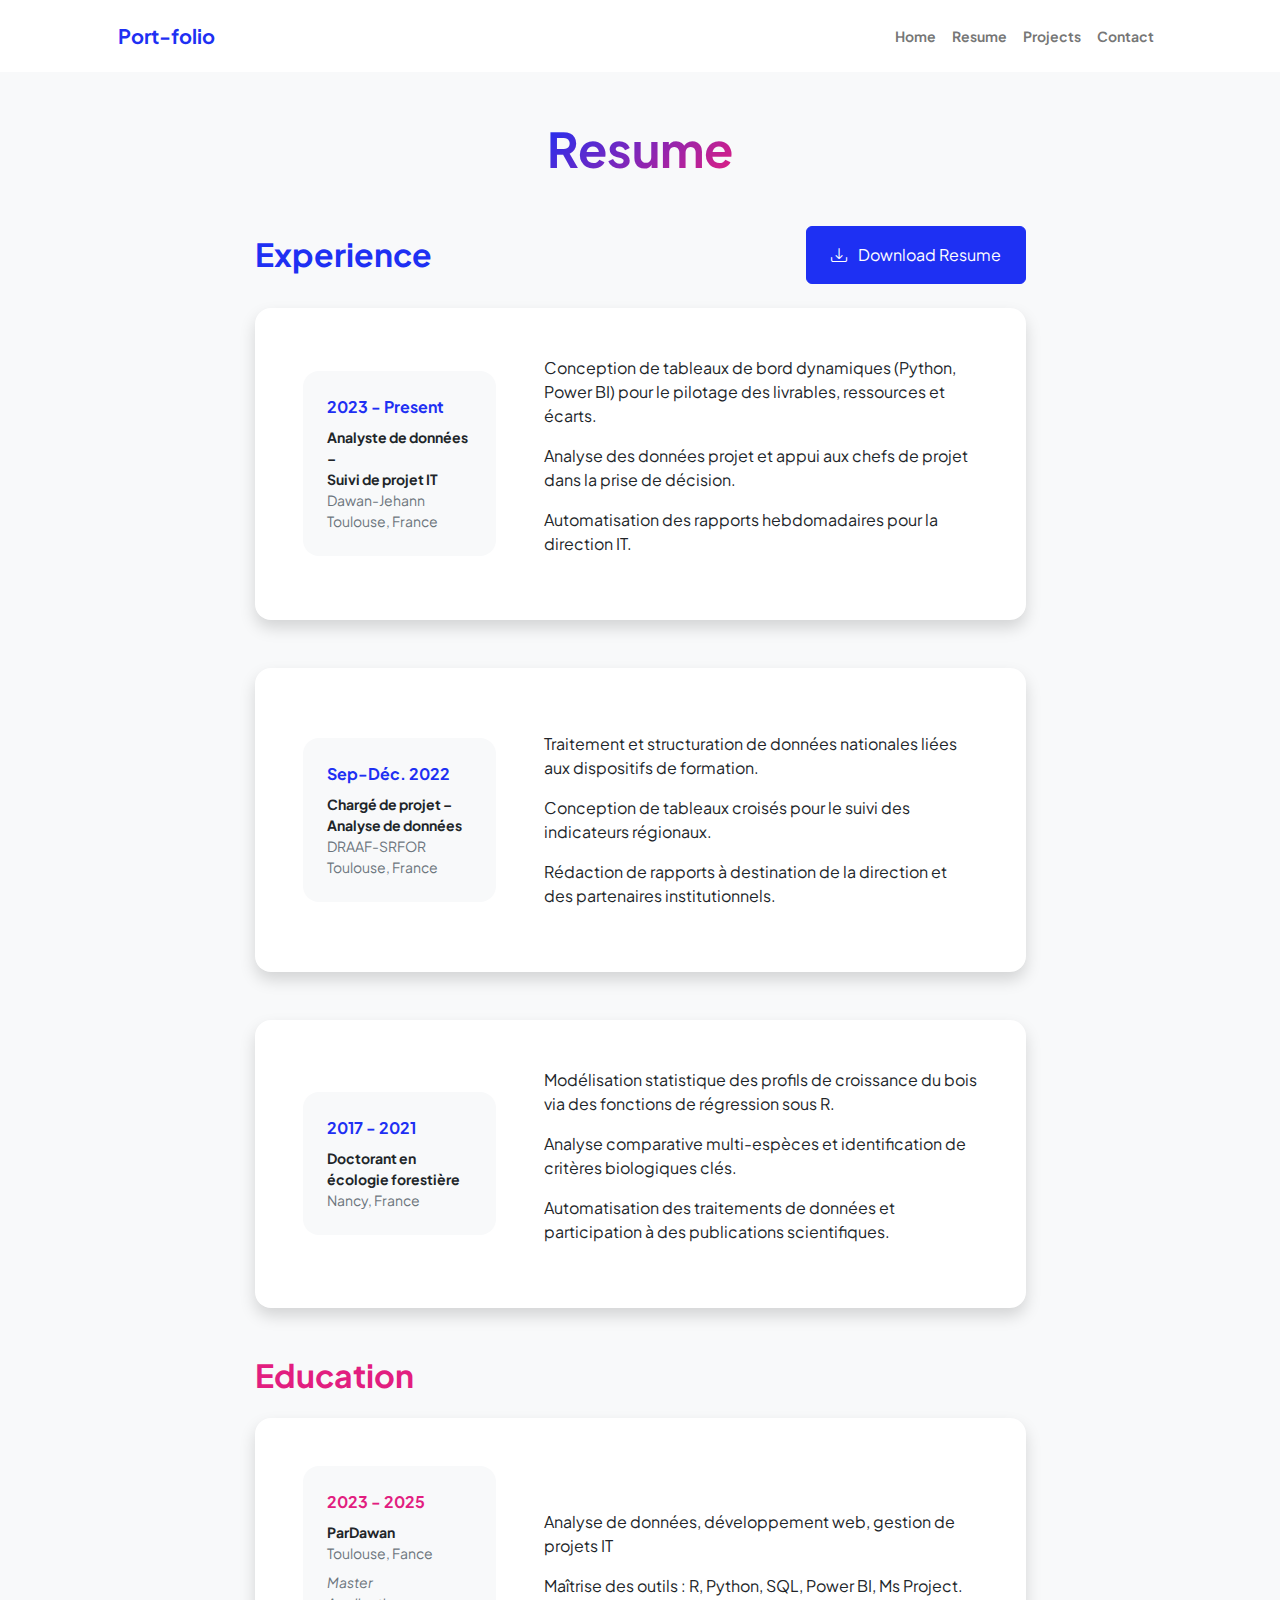
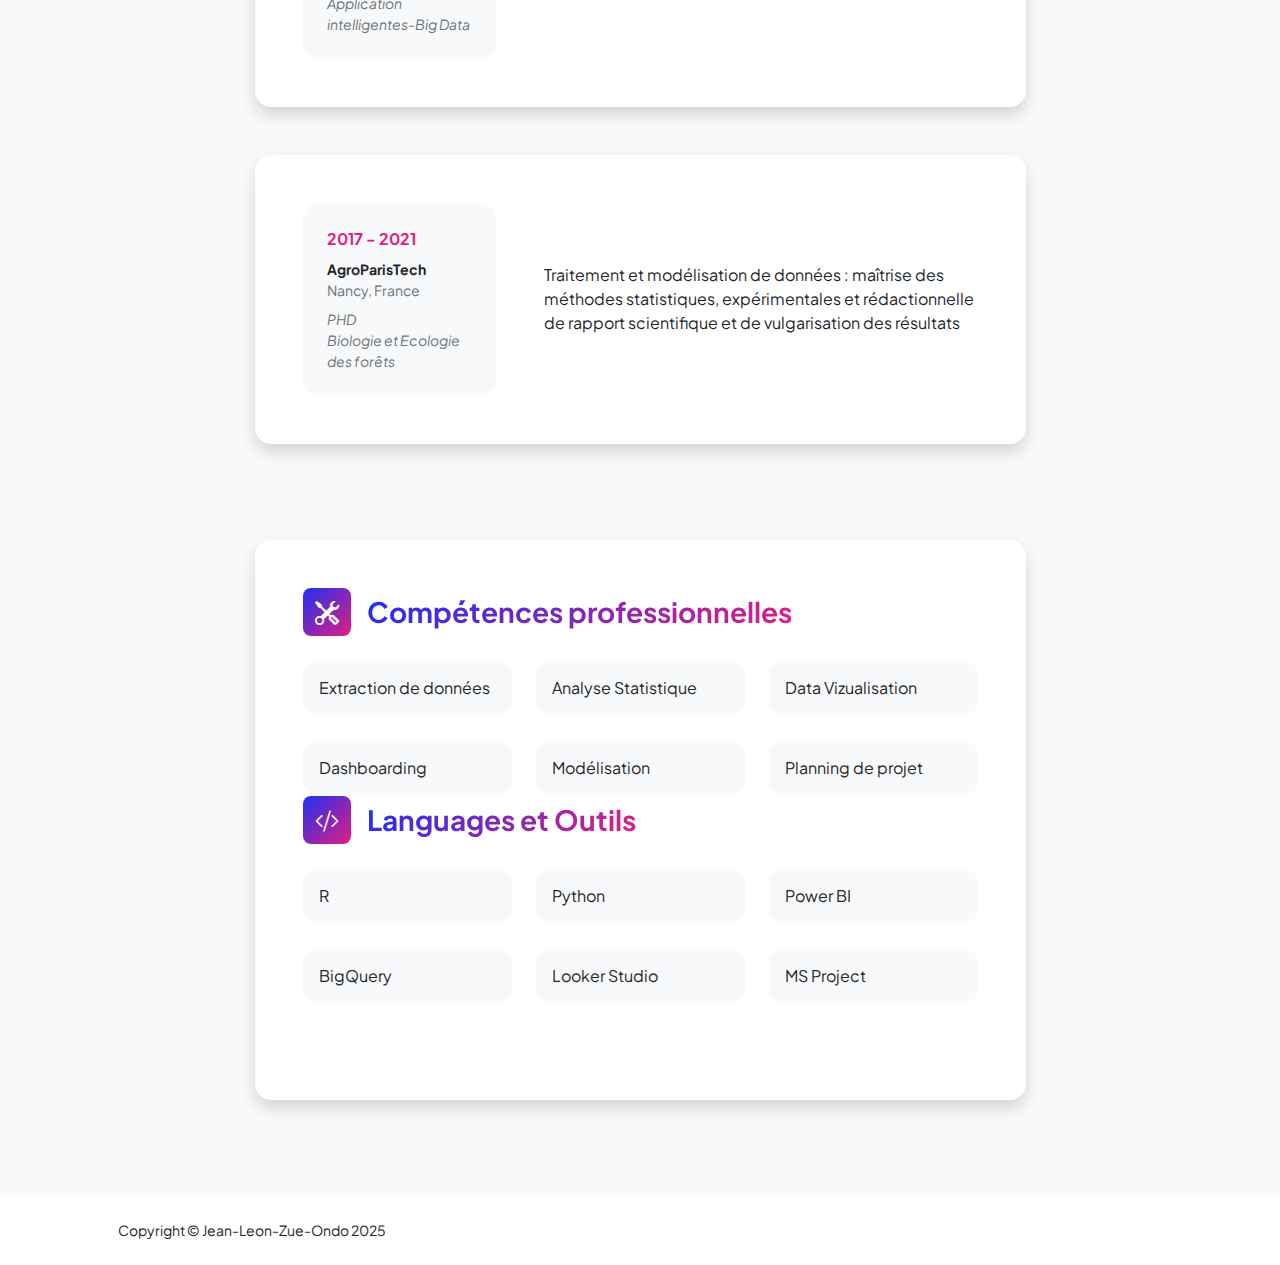
<file: resume.html>
<!DOCTYPE html>
<html lang="en">
    <head>
        <meta charset="utf-8" />
        <meta name="viewport" content="width=device-width, initial-scale=1, shrink-to-fit=no" />
        <meta name="description" content="" />
        <meta name="author" content="" />
        <title>Personal - Start Bootstrap Template</title>
        <!-- Favicon-->
        <link rel="icon" type="image/x-icon" href="assets/favicon.ico" />
        <!-- Custom Google font-->
        <link rel="preconnect" href="https://fonts.googleapis.com" />
        <link rel="preconnect" href="https://fonts.gstatic.com" crossorigin />
        <link href="https://fonts.googleapis.com/css2?family=Plus+Jakarta+Sans:wght@100;200;300;400;500;600;700;800;900&amp;display=swap" rel="stylesheet" />
        <!-- Bootstrap icons-->
        <link href="https://cdn.jsdelivr.net/npm/bootstrap-icons@1.8.1/font/bootstrap-icons.css" rel="stylesheet" />
        <!-- Core theme CSS (includes Bootstrap)-->
        <link href="css/styles.css" rel="stylesheet" />
    </head>
    <body class="d-flex flex-column h-100 bg-light">
        <main class="flex-shrink-0">
            <!-- Navigation-->
            <nav class="navbar navbar-expand-lg navbar-light bg-white py-3">
                <div class="container px-5">
                    <a class="navbar-brand" href="index.html"><span class="fw-bolder text-primary">Port-folio</span></a>
                    <button class="navbar-toggler" type="button" data-bs-toggle="collapse" data-bs-target="#navbarSupportedContent" aria-controls="navbarSupportedContent" aria-expanded="false" aria-label="Toggle navigation"><span class="navbar-toggler-icon"></span></button>
                    <div class="collapse navbar-collapse" id="navbarSupportedContent">
                        <ul class="navbar-nav ms-auto mb-2 mb-lg-0 small fw-bolder">
                            <li class="nav-item"><a class="nav-link" href="index.html">Home</a></li>
                            <li class="nav-item"><a class="nav-link" href="resume.html">Resume</a></li>
                            <li class="nav-item"><a class="nav-link" href="projects.html">Projects</a></li>
                            <li class="nav-item"><a class="nav-link" href="contact.html">Contact</a></li>
                        </ul>
                    </div>
                </div>
            </nav>
            <!-- Page Content-->
            <div class="container px-5 my-5">
                <div class="text-center mb-5">
                    <h1 class="display-5 fw-bolder mb-0"><span class="text-gradient d-inline">Resume</span></h1>
                </div>
                <div class="row gx-5 justify-content-center">
                    <div class="col-lg-11 col-xl-9 col-xxl-8">
                        <!-- Experience Section-->
                        <section>
                            <div class="d-flex align-items-center justify-content-between mb-4">
                                <h2 class="text-primary fw-bolder mb-0">Experience</h2>
                                <!-- Download resume button-->
                                <!-- Note: Set the link href target to a PDF file within your project-->
                                <a class="btn btn-primary px-4 py-3" href="#!">
                                    <div class="d-inline-block bi bi-download me-2"></div>
                                    Download Resume
                                </a>
                            </div>
                            <!-- Experience Card 1-->
                            <div class="card shadow border-0 rounded-4 mb-5">
                                <div class="card-body p-5">
                                    <div class="row align-items-center gx-5">
                                        <div class="col text-center text-lg-start mb-4 mb-lg-0">
                                            <div class="bg-light p-4 rounded-4">
                                                <div class="text-primary fw-bolder mb-2">2023 - Present</div>
                                                <div class="small fw-bolder">Analyste de données –<br>Suivi de projet IT</div>
                                                <div class="small text-muted">Dawan-Jehann</div>
                                                <div class="small text-muted">Toulouse, France</div>
                                            </div>
                                        </div>
                                        <div class="col-lg-8"><div><p>
        Conception de tableaux de bord dynamiques (Python, Power BI) pour le pilotage des livrables, ressources et écarts.
      </p>
      <p>
        Analyse des données projet et appui aux chefs de projet dans la prise de décision.
      </p>
      <p>
        Automatisation des rapports hebdomadaires pour la direction IT.
      </p></div></div>
                                    </div>
                                </div>
                            </div>
                            <!-- Experience Card 2-->
                            <div class="card shadow border-0 rounded-4 mb-5">
                                <div class="card-body p-5">
                                    <div class="row align-items-center gx-5">
                                        <div class="col text-center text-lg-start mb-4 mb-lg-0">
                                            <div class="bg-light p-4 rounded-4">
                                                <div class="text-primary fw-bolder mb-2">Sep-Déc. 2022</div>
                                                <div class="small fw-bolder">Chargé de projet –<br>Analyse de données</div>
                                                <div class="small text-muted">DRAAF-SRFOR<br>Toulouse, France</div>
                                            </div>
                                        </div>
                                        <div class="col-lg-8">
                                            <div> <p>
      <p>
        Traitement et structuration de données nationales liées aux dispositifs de formation.
      </p>
      <p>
        Conception de tableaux croisés pour le suivi des indicateurs régionaux.
      </p>
      <p>
        Rédaction de rapports à destination de la direction et des partenaires institutionnels.
      </p>
                                            </div>
                                        </div>
                                    </div>
                                </div>
                            </div>
                            <!-- Experience Card 3-->
                            <div class="card shadow border-0 rounded-4 mb-5">
                                <div class="card-body p-5">
                                    <div class="row align-items-center gx-5">
                                        <div class="col text-center text-lg-start mb-4 mb-lg-0">
                                            <div class="bg-light p-4 rounded-4">
                                                <div class="text-primary fw-bolder mb-2">2017 - 2021</div>
                                                <div class="small fw-bolder">Doctorant en écologie forestière</div>
                                                <div class="small text-muted">Nancy, France</div>
                                            </div>
                                        </div>
                                        <div class="col-lg-8"><div>
       <p>
        Modélisation statistique des profils de croissance du bois via des fonctions de régression sous R.
      </p>
      <p>
        Analyse comparative multi-espèces et identification de critères biologiques clés.
      </p>
      <p>
        Automatisation des traitements de données et participation à des publications scientifiques.
      </p>
                                            </div></div>
                                    </div>
                                </div>
                            </div>

                        </section>
                        <!-- Education Section-->
                        <section>
                            <h2 class="text-secondary fw-bolder mb-4">Education</h2>
                            <!-- Education Card 1-->
                            <div class="card shadow border-0 rounded-4 mb-5">
                                <div class="card-body p-5">
                                    <div class="row align-items-center gx-5">
                                        <div class="col text-center text-lg-start mb-4 mb-lg-0">
                                            <div class="bg-light p-4 rounded-4">
                                                <div class="text-secondary fw-bolder mb-2">2023 - 2025</div>
                                                <div class="mb-2">
                                                    <div class="small fw-bolder">ParDawan</div>
                                                    <div class="small text-muted">Toulouse, Fance</div>
                                                </div>
                                                <div class="fst-italic">
                                                    <div class="small text-muted">Master</div>
                                                    <div class="small text-muted">Application intelligentes-Big Data</div>
                                                </div>
                                            </div>
                                        </div>
                                        <div class="col-lg-8"><div>
                                            <p>
                                              Analyse de données, développement web, gestion de projets IT
                                            </p>
                                            <p>Maîtrise des outils : R, Python, SQL, Power BI, Ms Project.</p> </div></div>
                                    </div>
                                </div>
                            </div>
                            <!-- Education Card 2-->
                            <div class="card shadow border-0 rounded-4 mb-5">
                                <div class="card-body p-5">
                                    <div class="row align-items-center gx-5">
                                        <div class="col text-center text-lg-start mb-4 mb-lg-0">
                                            <div class="bg-light p-4 rounded-4">
                                                <div class="text-secondary fw-bolder mb-2">2017 - 2021</div>
                                                <div class="mb-2">
                                                    <div class="small fw-bolder">AgroParisTech</div>
                                                    <div class="small text-muted">Nancy, France</div>
                                                </div>
                                                <div class="fst-italic">
                                                    <div class="small text-muted">PHD</div>
                                                    <div class="small text-muted">Biologie et Ecologie des forêts</div>
                                                </div>
                                            </div>
                                        </div>
                                        <div class="col-lg-8"><div>Traitement et modélisation de données : maîtrise des méthodes statistiques, expérimentales et rédactionnelle de rapport scientifique et de vulgarisation des résultats</div></div>
                                    </div>
                                </div>
                            </div>
                        </section>
                        <!-- Divider-->
                        <div class="pb-5"></div>
                        <!-- Skills Section-->
                        <section>
                            <!-- Skillset Card-->
                            <div class="card shadow border-0 rounded-4 mb-5">
                                <div class="card-body p-5">
                                    <!-- Professional skills list-->
                                    <div class="mb-5">
                                        <div class="d-flex align-items-center mb-4">
                                            <div class="feature bg-primary bg-gradient-primary-to-secondary text-white rounded-3 me-3"><i class="bi bi-tools"></i></div>
                                            <h3 class="fw-bolder mb-0"><span class="text-gradient d-inline">Compétences professionnelles</span></h3>
                                        </div>
                                        <div class="row row-cols-1 row-cols-md-3 mb-4">
                                            <div class="col mb-4 mb-md-0"><div class="d-flex align-items-center bg-light rounded-4 p-3 h-100">Extraction de données</div></div>
                                            <div class="col mb-4 mb-md-0"><div class="d-flex align-items-center bg-light rounded-4 p-3 h-100">Analyse Statistique</div></div>
                                            <div class="col"><div class="d-flex align-items-center bg-light rounded-4 p-3 h-100">Data Vizualisation</div></div>
                                        </div>
                                        <div class="row row-cols-1 row-cols-md-3">
                                            <div class="col mb-4 mb-md-0"><div class="d-flex align-items-center bg-light rounded-4 p-3 h-100">Dashboarding</div></div>
                                            <div class="col mb-4 mb-md-0"><div class="d-flex align-items-center bg-light rounded-4 p-3 h-100">Modélisation</div></div>
                                            <div class="col"><div class="d-flex align-items-center bg-light rounded-4 p-3 h-100">Planning de projet</div>
                                        </div>
                                    </div>
                                    <!-- Languages list-->
                                    <div class="mb-0">
                                        <div class="d-flex align-items-center mb-4">
                                            <div class="feature bg-primary bg-gradient-primary-to-secondary text-white rounded-3 me-3"><i class="bi bi-code-slash"></i></div>
                                            <h3 class="fw-bolder mb-0"><span class="text-gradient d-inline">Languages et Outils</span></h3>
                                        </div>
                                        <div class="row row-cols-1 row-cols-md-3 mb-4">
                                            <div class="col mb-4 mb-md-0"><div class="d-flex align-items-center bg-light rounded-4 p-3 h-100">R</div></div>
                                            <div class="col mb-4 mb-md-0"><div class="d-flex align-items-center bg-light rounded-4 p-3 h-100">Python</div></div>
                                            <div class="col"><div class="d-flex align-items-center bg-light rounded-4 p-3 h-100">Power BI</div></div>
                                        </div>
                                        <div class="row row-cols-1 row-cols-md-3">
                                            <div class="col mb-4 mb-md-0"><div class="d-flex align-items-center bg-light rounded-4 p-3 h-100">BigQuery</div></div>
                                            <div class="col mb-4 mb-md-0"><div class="d-flex align-items-center bg-light rounded-4 p-3 h-100">Looker Studio</div></div>
                                            <div class="col"><div class="d-flex align-items-center bg-light rounded-4 p-3 h-100">MS Project</div></div>
                                        </div>
                                    </div>
                                </div>
                            </div>
                        </section>
                    </div>
                </div>
            </div>
        </main>
        <!-- Footer-->
        <footer class="bg-white py-4 mt-auto">
            <div class="container px-5">
                <div class="row align-items-center justify-content-between flex-column flex-sm-row">
                    <div class="col-auto"><div class="small m-0">Copyright &copy; Jean-Leon-Zue-Ondo 2025</div></div>
                    <div class="col-auto">
                        
                    </div>
                </div>
            </div>
        </footer>
        <!-- Bootstrap core JS-->
        <script src="https://cdn.jsdelivr.net/npm/bootstrap@5.2.3/dist/js/bootstrap.bundle.min.js"></script>
        <!-- Core theme JS-->
        <script src="js/scripts.js"></script>
    </body>
</html>
</file>
